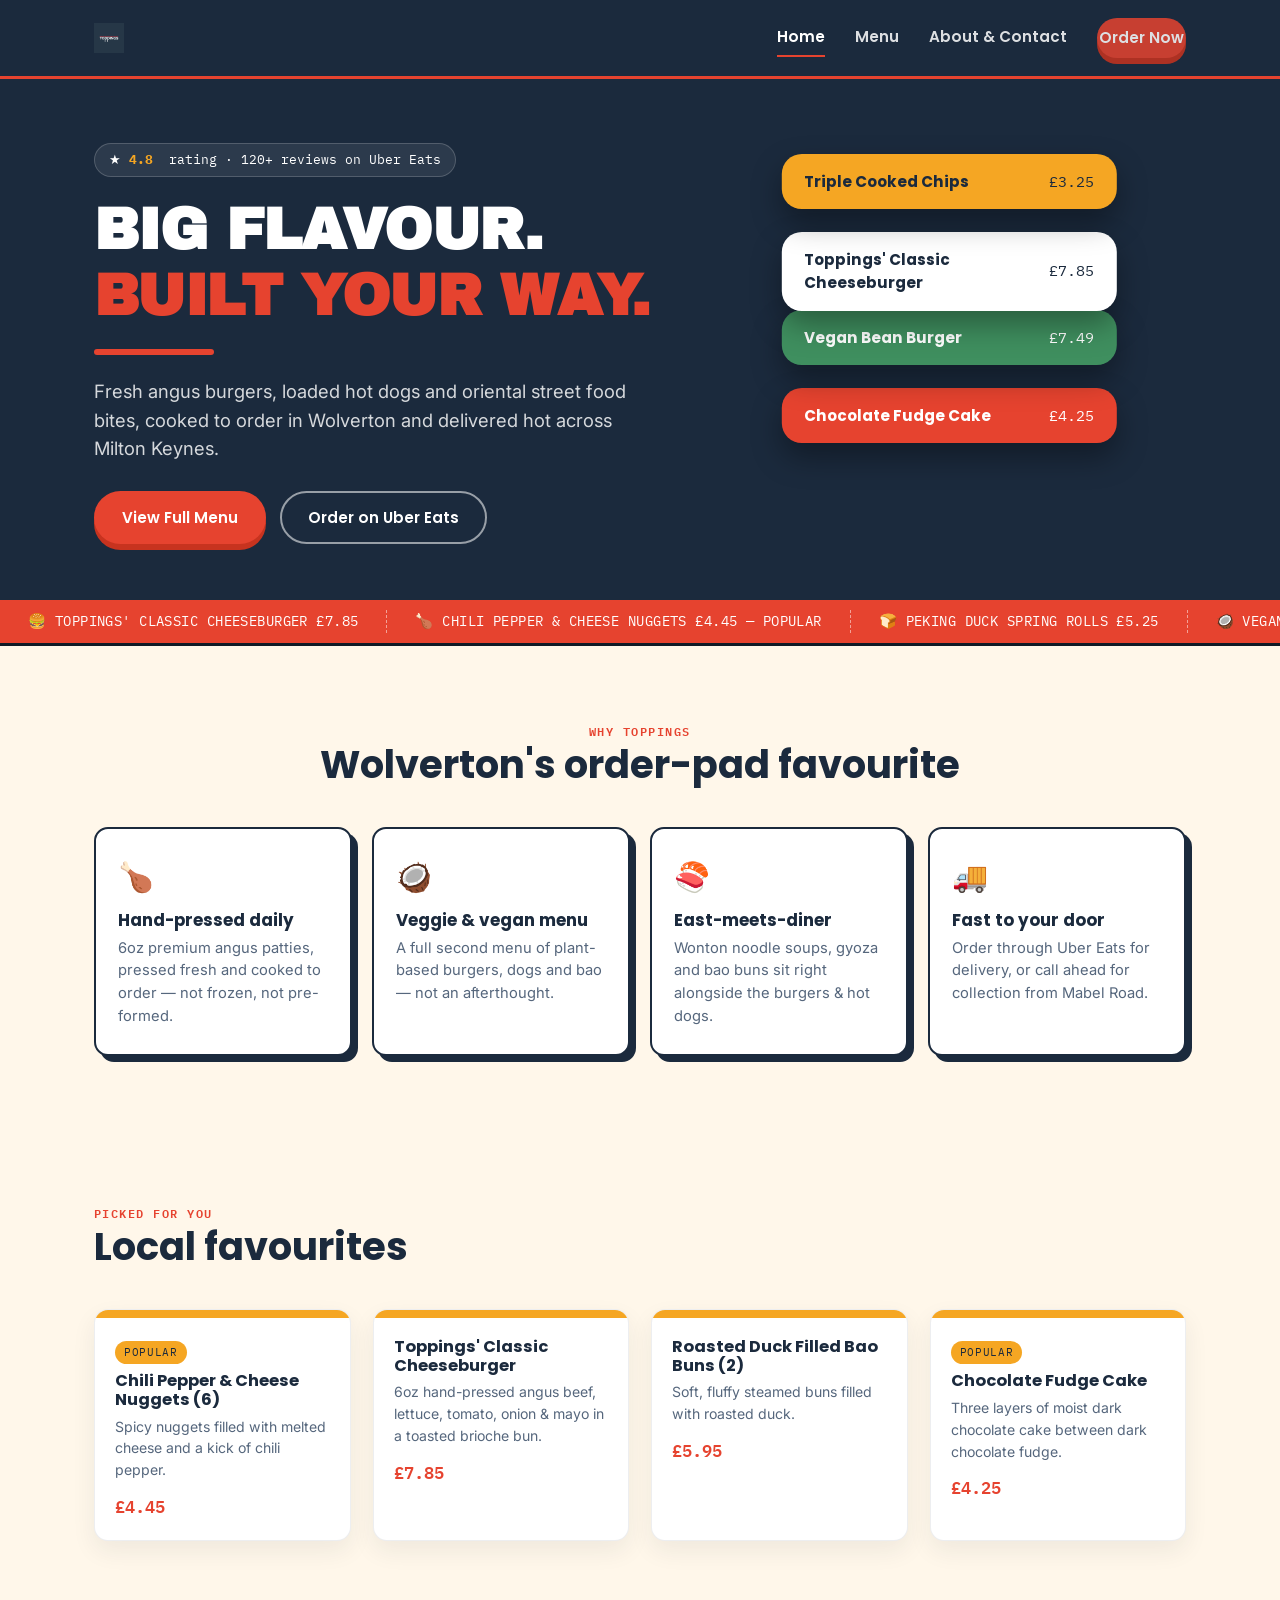
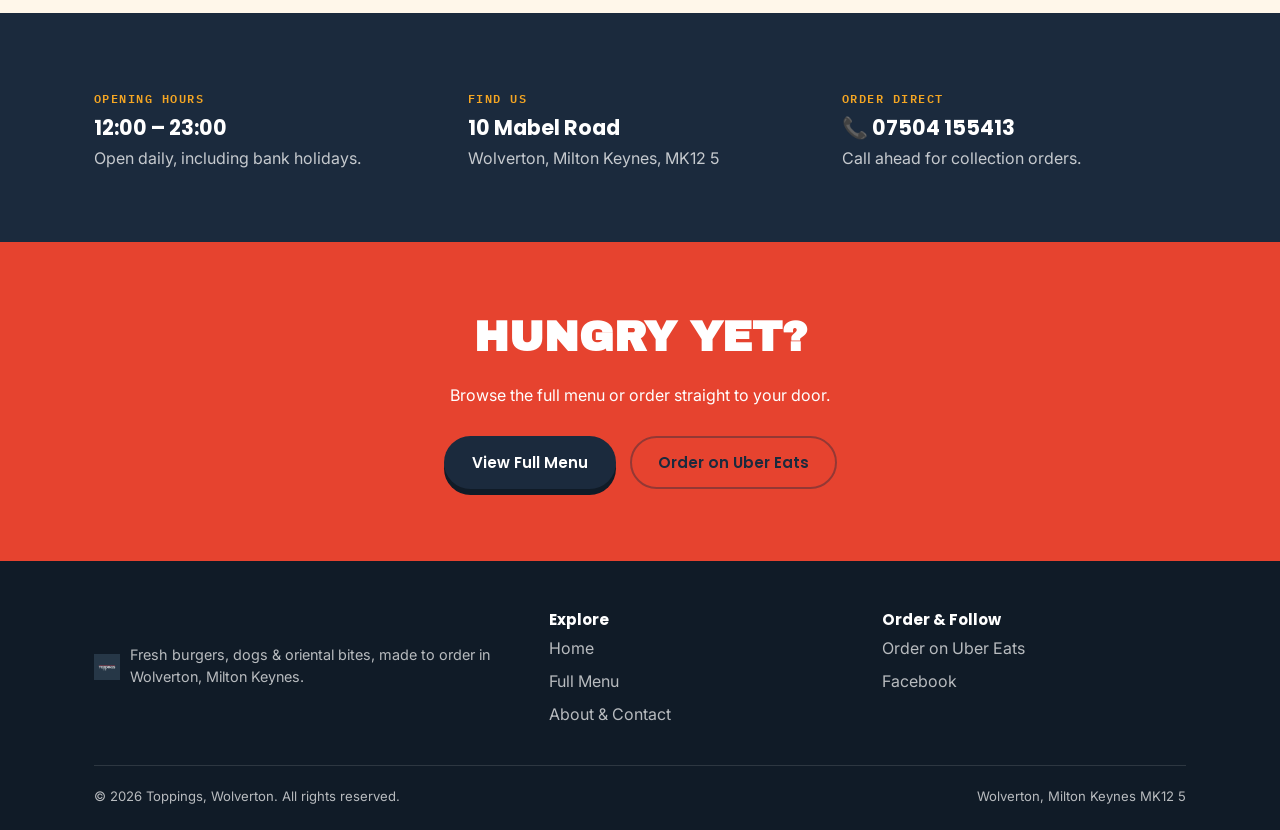
<file: index.html>
<!DOCTYPE html>
<html lang="en">
<head>
<meta charset="UTF-8">
<meta name="viewport" content="width=device-width, initial-scale=1.0">
<title>Toppings | Burgers, Dogs &amp; Oriental Bites — Wolverton, Milton Keynes</title>
<meta name="description" content="Toppings in Wolverton, Milton Keynes — fresh angus burgers, hot dogs, oriental street food and more. Order for delivery or collection, open daily 12:00–23:00.">
<link rel="preconnect" href="https://fonts.googleapis.com">
<link href="https://fonts.googleapis.com/css2?family=Archivo+Black&family=Poppins:wght@500;600;700&family=Inter:wght@400;500;600&family=IBM+Plex+Mono:wght@400;500;600&display=swap" rel="stylesheet">
<link rel="stylesheet" href="css/style.css">
</head>
<body>

<header class="site-header">
  <div class="wrap">
    <a href="index.html" class="brand"><img src="images/logo.png" alt="Toppings logo"></a>
    <button class="nav-toggle" aria-label="Toggle menu">&#9776;</button>
    <nav class="main-nav">
      <a href="index.html" class="active">Home</a>
      <a href="menu.html">Menu</a>
      <a href="about.html">About &amp; Contact</a>
      <a href="https://www.ubereats.com/gb/store/toppings/6XavSsfASP-Y0MAuJ526Nw" class="btn btn-primary" target="_blank" rel="noopener">Order Now</a>
    </nav>
  </div>
</header>

<section class="hero">
  <div class="wrap">
    <div class="hero-copy">
      <span class="hero-badge">&#9733; <strong>4.8</strong>&nbsp;rating &middot; 120+ reviews on Uber Eats</span>
      <h1>Big Flavour.<span>Built Your Way.</span></h1>
      <span class="hero-underline"></span>
      <p class="lead">Fresh angus burgers, loaded hot dogs and oriental street food bites, cooked to order in Wolverton and delivered hot across Milton Keynes.</p>
      <div class="hero-ctas">
        <a href="menu.html" class="btn btn-primary">View Full Menu</a>
        <a href="https://www.ubereats.com/gb/store/toppings/6XavSsfASP-Y0MAuJ526Nw" class="btn btn-outline" target="_blank" rel="noopener">Order on Uber Eats</a>
      </div>
    </div>
    <div class="hero-art">
      <div class="stack-card">
        <div class="stack-layer l1"><span>Triple Cooked Chips</span><span class="price">£3.25</span></div>
        <div class="stack-layer l2"><span>Toppings' Classic Cheeseburger</span><span class="price">£7.85</span></div>
        <div class="stack-layer l3"><span>Vegan Bean Burger</span><span class="price">£7.49</span></div>
        <div class="stack-layer l4"><span>Chocolate Fudge Cake</span><span class="price">£4.25</span></div>
      </div>
    </div>
  </div>
</section>

<div class="ticker" aria-hidden="true">
  <div class="ticker-track">
    <span>&#127828; TOPPINGS' CLASSIC CHEESEBURGER £7.85</span>
    <span>&#127831; CHILI PEPPER &amp; CHEESE NUGGETS £4.45 — POPULAR</span>
    <span>&#127838; PEKING DUCK SPRING ROLLS £5.25</span>
    <span>&#129381; VEGAN SPICY ORIENTAL BURGER £7.99</span>
    <span>&#127789; TRIPLE COOKED CHUNKY CHIPS £3.25</span>
    <span>&#127851; CHOCOLATE FUDGE CAKE £4.25 — POPULAR</span>
    <span>&#127828; TOPPINGS' CLASSIC CHEESEBURGER £7.85</span>
    <span>&#127831; CHILI PEPPER &amp; CHEESE NUGGETS £4.45 — POPULAR</span>
    <span>&#127838; PEKING DUCK SPRING ROLLS £5.25</span>
    <span>&#129381; VEGAN SPICY ORIENTAL BURGER £7.99</span>
    <span>&#127789; TRIPLE COOKED CHUNKY CHIPS £3.25</span>
    <span>&#127851; CHOCOLATE FUDGE CAKE £4.25 — POPULAR</span>
  </div>
</div>

<section class="features">
  <div class="wrap">
    <div class="section-head center">
      <span class="eyebrow">Why Toppings</span>
      <h2>Wolverton's order-pad favourite</h2>
    </div>
    <div class="feature-grid">
      <div class="feature-card">
        <span class="icon">&#127831;</span>
        <h3>Hand-pressed daily</h3>
        <p>6oz premium angus patties, pressed fresh and cooked to order — not frozen, not pre-formed.</p>
      </div>
      <div class="feature-card">
        <span class="icon">&#129381;</span>
        <h3>Veggie &amp; vegan menu</h3>
        <p>A full second menu of plant-based burgers, dogs and bao — not an afterthought.</p>
      </div>
      <div class="feature-card">
        <span class="icon">&#127843;</span>
        <h3>East-meets-diner</h3>
        <p>Wonton noodle soups, gyoza and bao buns sit right alongside the burgers &amp; hot dogs.</p>
      </div>
      <div class="feature-card">
        <span class="icon">&#128666;</span>
        <h3>Fast to your door</h3>
        <p>Order through Uber Eats for delivery, or call ahead for collection from Mabel Road.</p>
      </div>
    </div>
  </div>
</section>

<section class="picks">
  <div class="wrap">
    <div class="section-head">
      <span class="eyebrow">Picked For You</span>
      <h2>Local favourites</h2>
    </div>
    <div class="picks-grid">
      <div class="pick-card">
        <div class="pick-band"></div>
        <div class="pick-body">
          <span class="badge popular">Popular</span>
          <h3>Chili Pepper &amp; Cheese Nuggets (6)</h3>
          <p>Spicy nuggets filled with melted cheese and a kick of chili pepper.</p>
          <span class="pick-price">£4.45</span>
        </div>
      </div>
      <div class="pick-card">
        <div class="pick-band"></div>
        <div class="pick-body">
          <h3>Toppings' Classic Cheeseburger</h3>
          <p>6oz hand-pressed angus beef, lettuce, tomato, onion &amp; mayo in a toasted brioche bun.</p>
          <span class="pick-price">£7.85</span>
        </div>
      </div>
      <div class="pick-card">
        <div class="pick-band"></div>
        <div class="pick-body">
          <h3>Roasted Duck Filled Bao Buns (2)</h3>
          <p>Soft, fluffy steamed buns filled with roasted duck.</p>
          <span class="pick-price">£5.95</span>
        </div>
      </div>
      <div class="pick-card">
        <div class="pick-band"></div>
        <div class="pick-body">
          <span class="badge popular">Popular</span>
          <h3>Chocolate Fudge Cake</h3>
          <p>Three layers of moist dark chocolate cake between dark chocolate fudge.</p>
          <span class="pick-price">£4.25</span>
        </div>
      </div>
    </div>
  </div>
</section>

<section class="info-strip">
  <div class="wrap">
    <div class="info-grid">
      <div class="info-item">
        <span class="eyebrow">Opening Hours</span>
        <h3>12:00 – 23:00</h3>
        <p>Open daily, including bank holidays.</p>
      </div>
      <div class="info-item">
        <span class="eyebrow">Find Us</span>
        <h3>10 Mabel Road</h3>
        <p>Wolverton, Milton Keynes, MK12 5</p>
      </div>
      <div class="info-item">
        <span class="eyebrow">Order Direct</span>
        <h3>&#128222; 07504 155413</h3>
        <p>Call ahead for collection orders.</p>
      </div>
    </div>
  </div>
</section>

<section class="cta-band">
  <div class="wrap">
    <h2>Hungry Yet?</h2>
    <p>Browse the full menu or order straight to your door.</p>
    <div class="hero-ctas" style="justify-content:center;">
      <a href="menu.html" class="btn btn-dark">View Full Menu</a>
      <a href="https://www.ubereats.com/gb/store/toppings/6XavSsfASP-Y0MAuJ526Nw" class="btn btn-outline" style="border-color:rgba(27,42,61,.4); color:var(--navy);" target="_blank" rel="noopener">Order on Uber Eats</a>
    </div>
  </div>
</section>

<footer class="site-footer">
  <div class="wrap">
    <div class="footer-grid">
      <div class="brand">
        <img src="images/logo.png" alt="Toppings logo">
        <p>Fresh burgers, dogs &amp; oriental bites, made to order in Wolverton, Milton Keynes.</p>
      </div>
      <div>
        <h4>Explore</h4>
        <ul class="footer-links">
          <li><a href="index.html">Home</a></li>
          <li><a href="menu.html">Full Menu</a></li>
          <li><a href="about.html">About &amp; Contact</a></li>
        </ul>
      </div>
      <div>
        <h4>Order &amp; Follow</h4>
        <ul class="footer-links">
          <li><a href="https://www.ubereats.com/gb/store/toppings/6XavSsfASP-Y0MAuJ526Nw" target="_blank" rel="noopener">Order on Uber Eats</a></li>
          <li><a href="https://www.facebook.com/ToppingsUK/" target="_blank" rel="noopener">Facebook</a></li>
        </ul>
      </div>
    </div>
    <div class="footer-bottom">
      <span>&copy; <span id="year"></span> Toppings, Wolverton. All rights reserved.</span>
      <span>Wolverton, Milton Keynes MK12 5</span>
    </div>
  </div>
</footer>

<script src="js/script.js"></script>
<script>document.getElementById('year').textContent = new Date().getFullYear();</script>
</body>
</html>
</file>
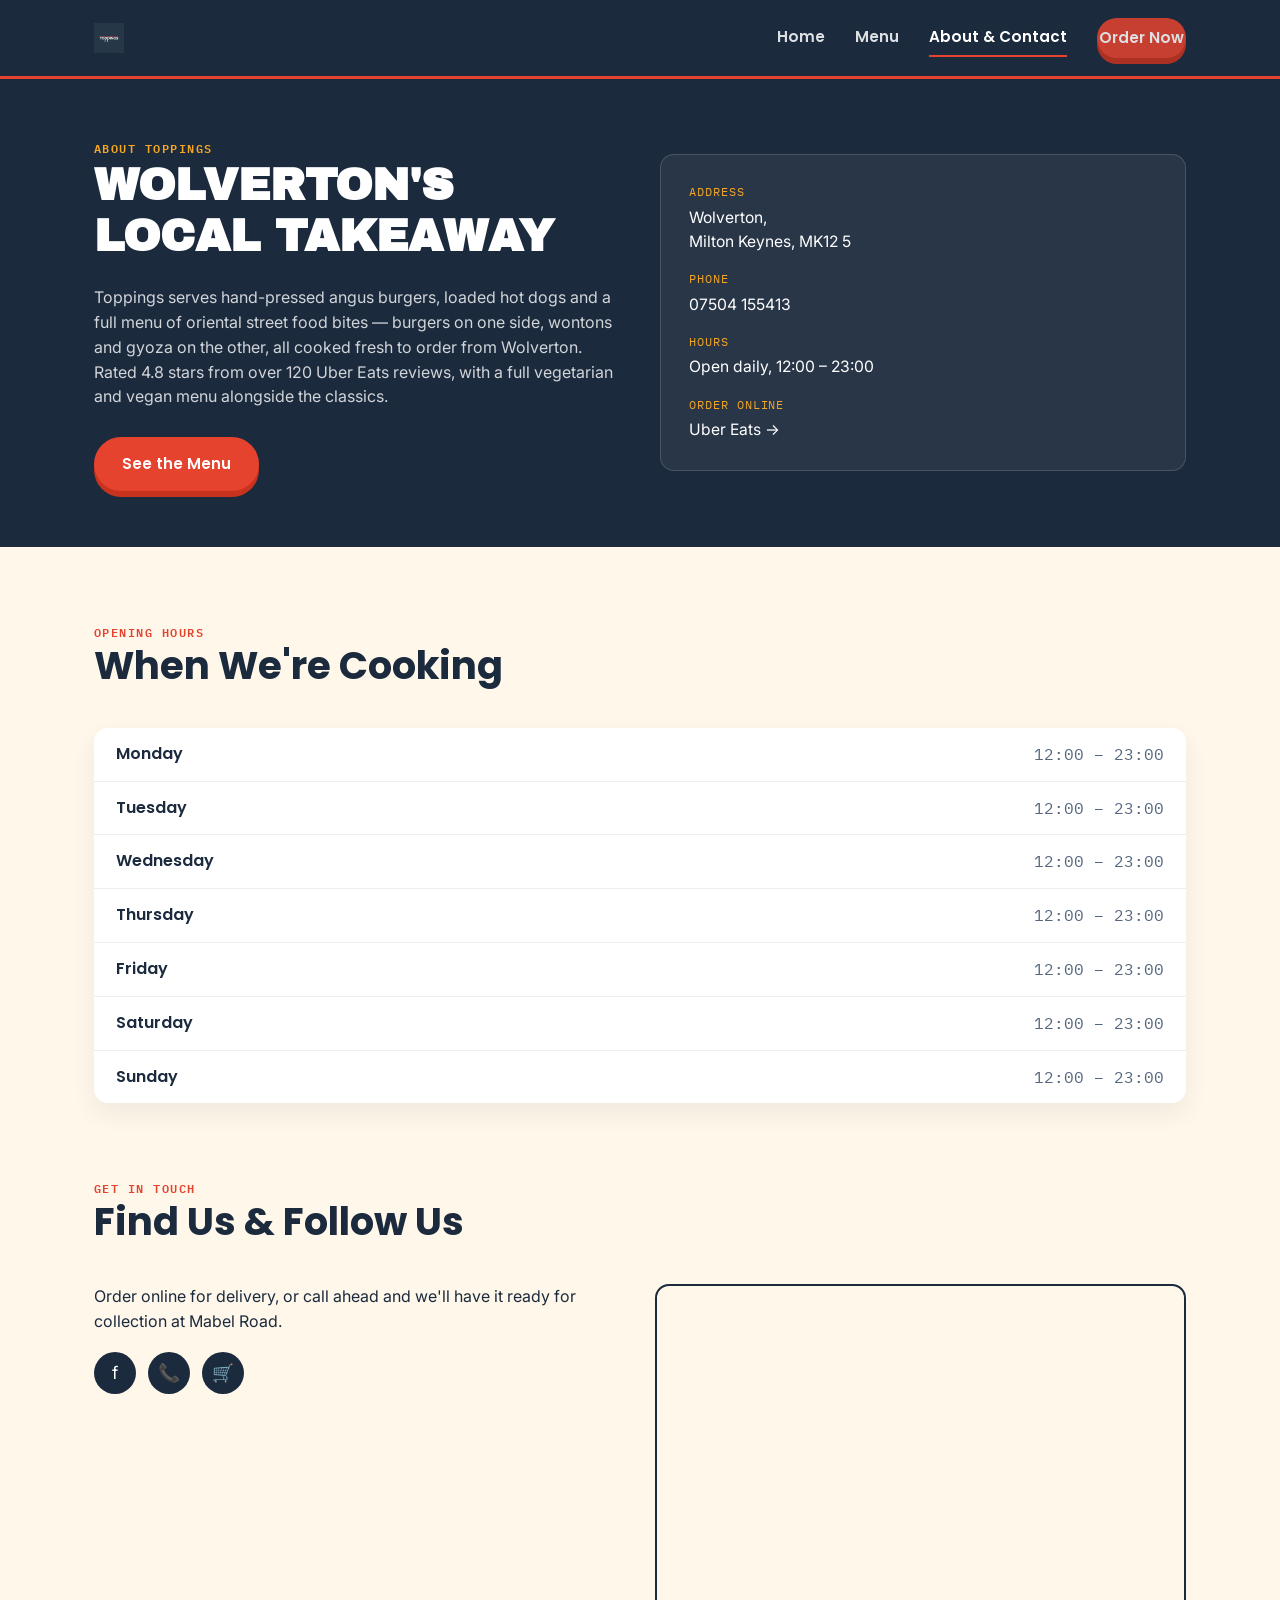
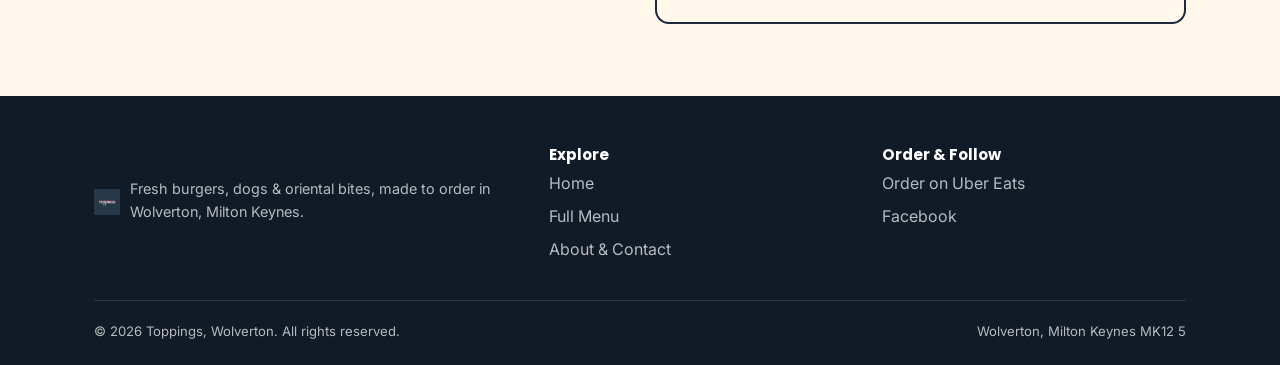
<file: about.html>
<!DOCTYPE html>
<html lang="en">
<head>
<meta charset="UTF-8">
<meta name="viewport" content="width=device-width, initial-scale=1.0">
<title>About &amp; Contact | Toppings — Wolverton, Milton Keynes</title>
<meta name="description" content="Visit Toppings at Wolverton, Milton Keynes. Open daily 12:00–23:00. Call 07504 155413 or order online for delivery.">
<link rel="preconnect" href="https://fonts.googleapis.com">
<link href="https://fonts.googleapis.com/css2?family=Archivo+Black&family=Poppins:wght@500;600;700&family=Inter:wght@400;500;600&family=IBM+Plex+Mono:wght@400;500;600&display=swap" rel="stylesheet">
<link rel="stylesheet" href="css/style.css">
</head>
<body>

<header class="site-header">
  <div class="wrap">
    <a href="index.html" class="brand"><img src="images/logo.png" alt="Toppings logo"></a>
    <button class="nav-toggle" aria-label="Toggle menu">&#9776;</button>
    <nav class="main-nav">
      <a href="index.html">Home</a>
      <a href="menu.html">Menu</a>
      <a href="about.html" class="active">About &amp; Contact</a>
      <a href="https://www.ubereats.com/gb/store/toppings/6XavSsfASP-Y0MAuJ526Nw" class="btn btn-primary" target="_blank" rel="noopener">Order Now</a>
    </nav>
  </div>
</header>

<section class="about-hero">
  <div class="wrap">
    <div>
      <span class="eyebrow" style="color:var(--mustard);">About Toppings</span>
      <h1>Wolverton's Local Takeaway</h1>
      <p>Toppings serves hand-pressed angus burgers, loaded hot dogs and a full menu of oriental street food bites — burgers on one side, wontons and gyoza on the other, all cooked fresh to order from Wolverton. Rated 4.8 stars from over 120 Uber Eats reviews, with a full vegetarian and vegan menu alongside the classics.</p>
      <div class="hero-ctas">
        <a href="menu.html" class="btn btn-primary">See the Menu</a>
      </div>
    </div>
    <div class="about-card">
      <dl>
        <dt>Address</dt>
        <dd>Wolverton,<br>Milton Keynes, MK12 5</dd>
        <dt>Phone</dt>
        <dd><a href="tel:+447504155413">07504 155413</a></dd>
        <dt>Hours</dt>
        <dd>Open daily, 12:00 – 23:00</dd>
        <dt>Order Online</dt>
        <dd><a href="https://www.ubereats.com/gb/store/toppings/6XavSsfASP-Y0MAuJ526Nw" target="_blank" rel="noopener">Uber Eats &rarr;</a></dd>
      </dl>
    </div>
  </div>
</section>

<section>
  <div class="wrap">
    <div class="section-head">
      <span class="eyebrow">Opening Hours</span>
      <h2>When We're Cooking</h2>
    </div>
    <table class="hours-table">
      <tr><td>Monday</td><td>12:00 – 23:00</td></tr>
      <tr><td>Tuesday</td><td>12:00 – 23:00</td></tr>
      <tr><td>Wednesday</td><td>12:00 – 23:00</td></tr>
      <tr><td>Thursday</td><td>12:00 – 23:00</td></tr>
      <tr><td>Friday</td><td>12:00 – 23:00</td></tr>
      <tr><td>Saturday</td><td>12:00 – 23:00</td></tr>
      <tr><td>Sunday</td><td>12:00 – 23:00</td></tr>
    </table>
  </div>
</section>

<section style="padding-top:0;">
  <div class="wrap">
    <div class="section-head">
      <span class="eyebrow">Get In Touch</span>
      <h2>Find Us &amp; Follow Us</h2>
    </div>
    <div class="contact-grid">
      <div>
        <p>Order online for delivery, or call ahead and we'll have it ready for collection at Mabel Road.</p>
        <div class="social-row">
          <a href="https://www.facebook.com/ToppingsUK/" target="_blank" rel="noopener" aria-label="Facebook">f</a>
          <a href="tel:+447504155413" aria-label="Call Toppings">&#128222;</a>
          <a href="https://www.ubereats.com/gb/store/toppings/6XavSsfASP-Y0MAuJ526Nw" target="_blank" rel="noopener" aria-label="Order on Uber Eats">&#128722;</a>
        </div>
      </div>
      <div class="map-embed">
        <iframe src="https://www.google.com/maps?q=10+Mabel+Road,+Wolverton,+Milton+Keynes,+MK12&output=embed" loading="lazy" title="Map to Toppings, 10 Mabel Road, Wolverton"></iframe>
      </div>
    </div>
  </div>
</section>

<footer class="site-footer">
  <div class="wrap">
    <div class="footer-grid">
      <div class="brand">
        <img src="images/logo.png" alt="Toppings logo">
        <p>Fresh burgers, dogs &amp; oriental bites, made to order in Wolverton, Milton Keynes.</p>
      </div>
      <div>
        <h4>Explore</h4>
        <ul class="footer-links">
          <li><a href="index.html">Home</a></li>
          <li><a href="menu.html">Full Menu</a></li>
          <li><a href="about.html">About &amp; Contact</a></li>
        </ul>
      </div>
      <div>
        <h4>Order &amp; Follow</h4>
        <ul class="footer-links">
          <li><a href="https://www.ubereats.com/gb/store/toppings/6XavSsfASP-Y0MAuJ526Nw" target="_blank" rel="noopener">Order on Uber Eats</a></li>
          <li><a href="https://www.facebook.com/ToppingsUK/" target="_blank" rel="noopener">Facebook</a></li>
        </ul>
      </div>
    </div>
    <div class="footer-bottom">
      <span>&copy; <span id="year"></span> Toppings, Wolverton. All rights reserved.</span>
      <span>Wolverton, Milton Keynes MK12 5</span>
    </div>
  </div>
</footer>

<script src="js/script.js"></script>
<script>document.getElementById('year').textContent = new Date().getFullYear();</script>
</body>
</html>
</file>
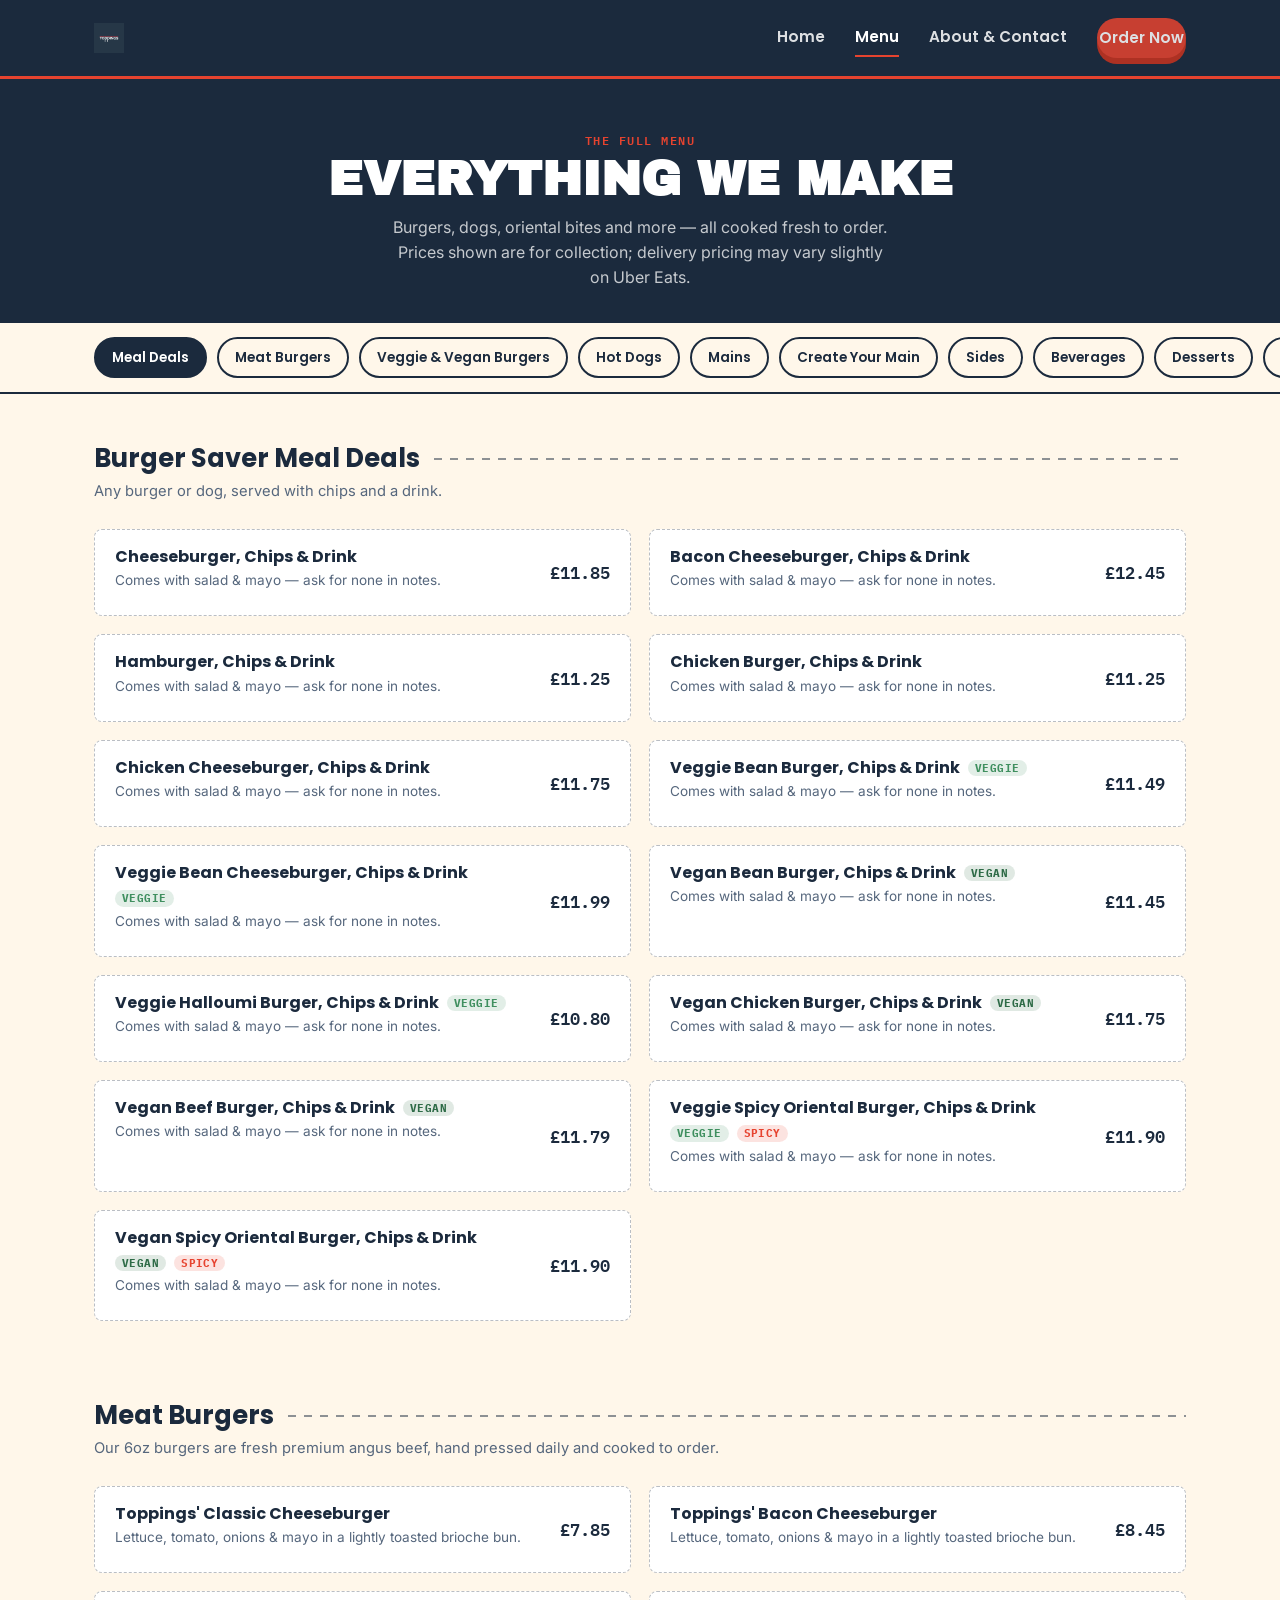
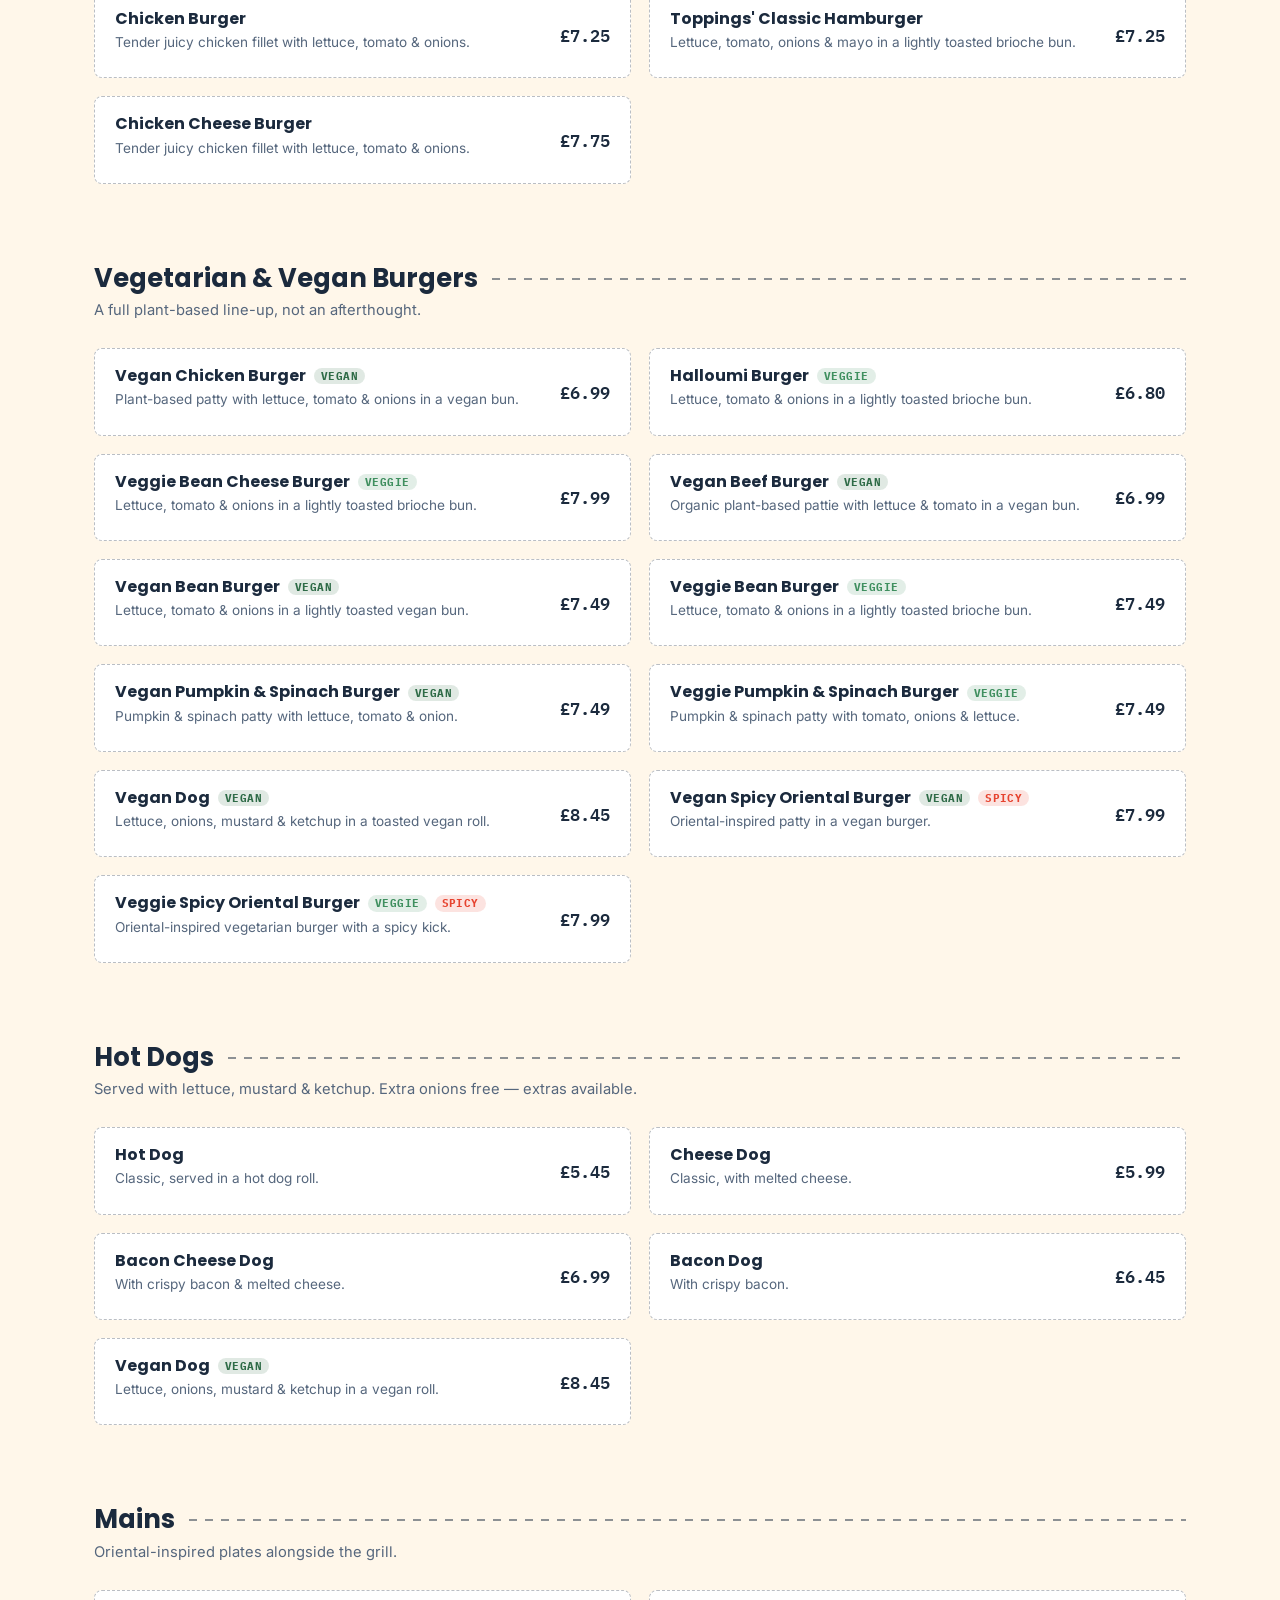
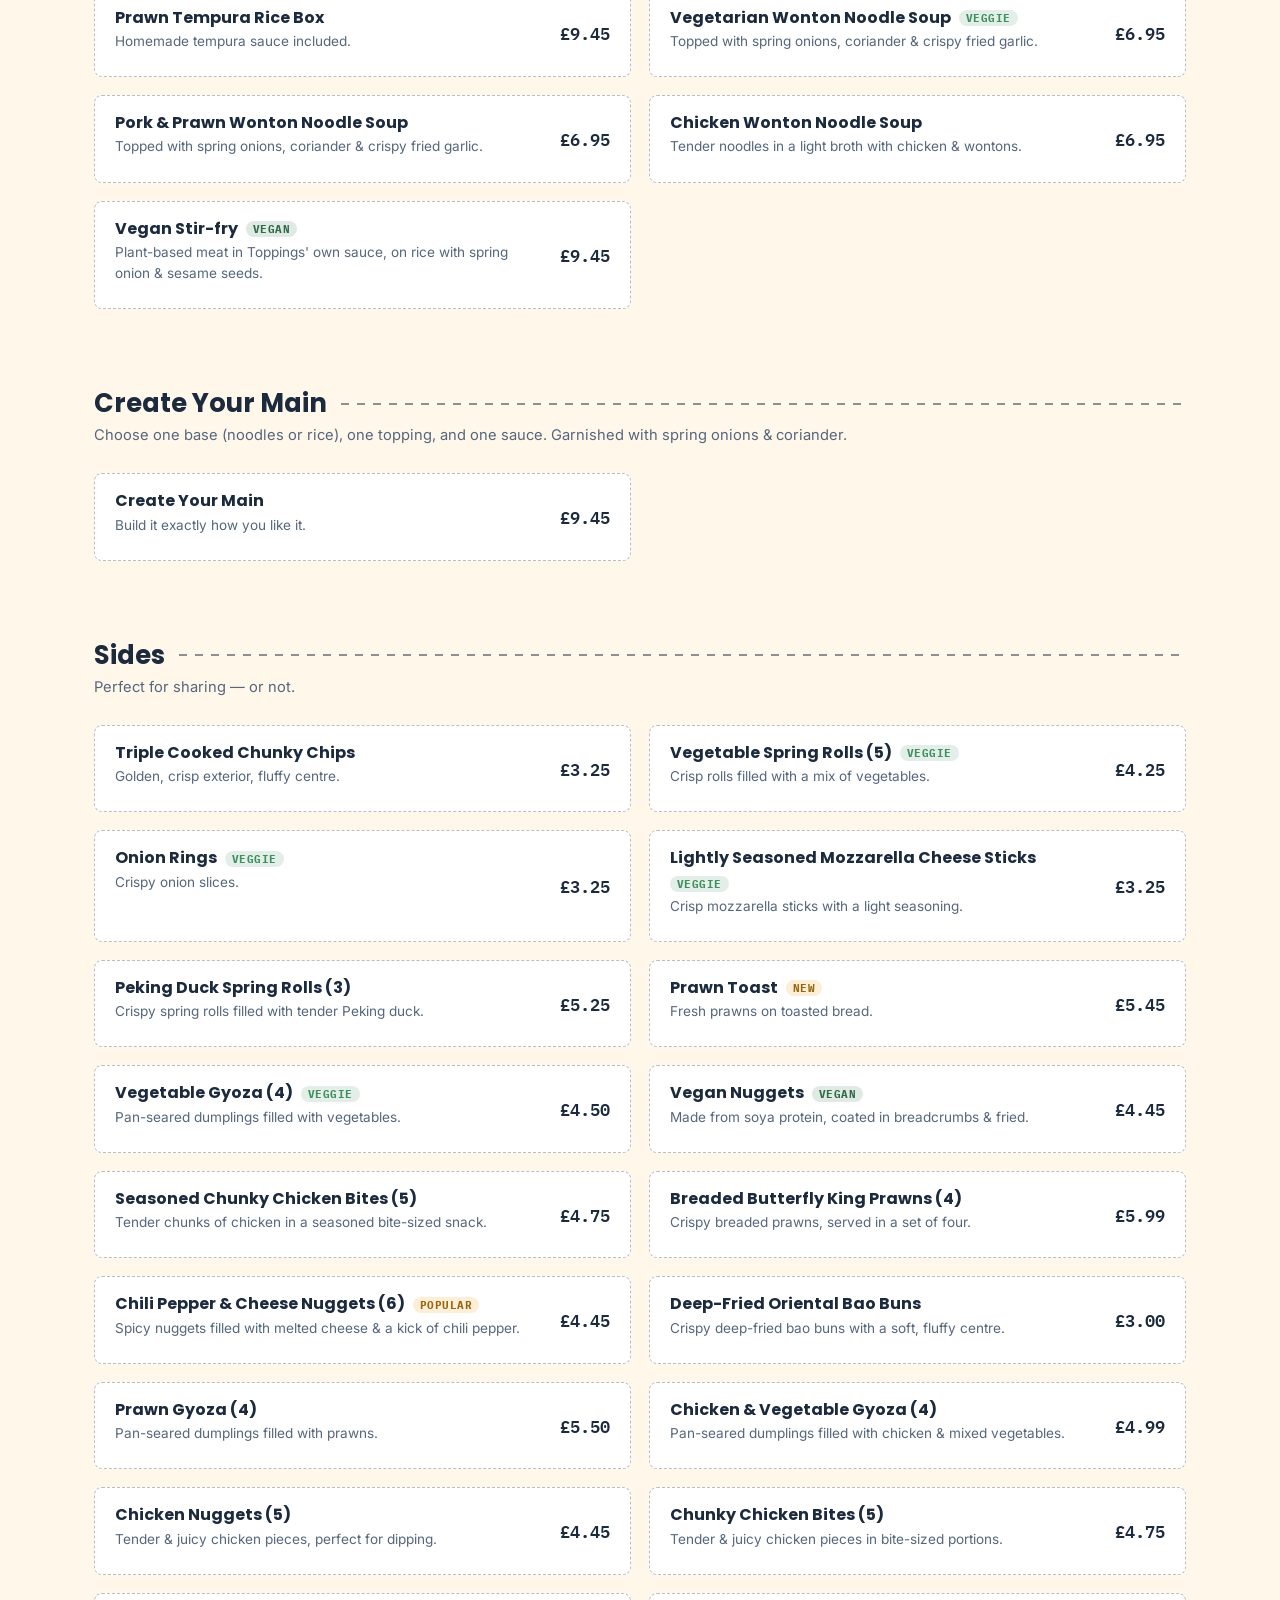
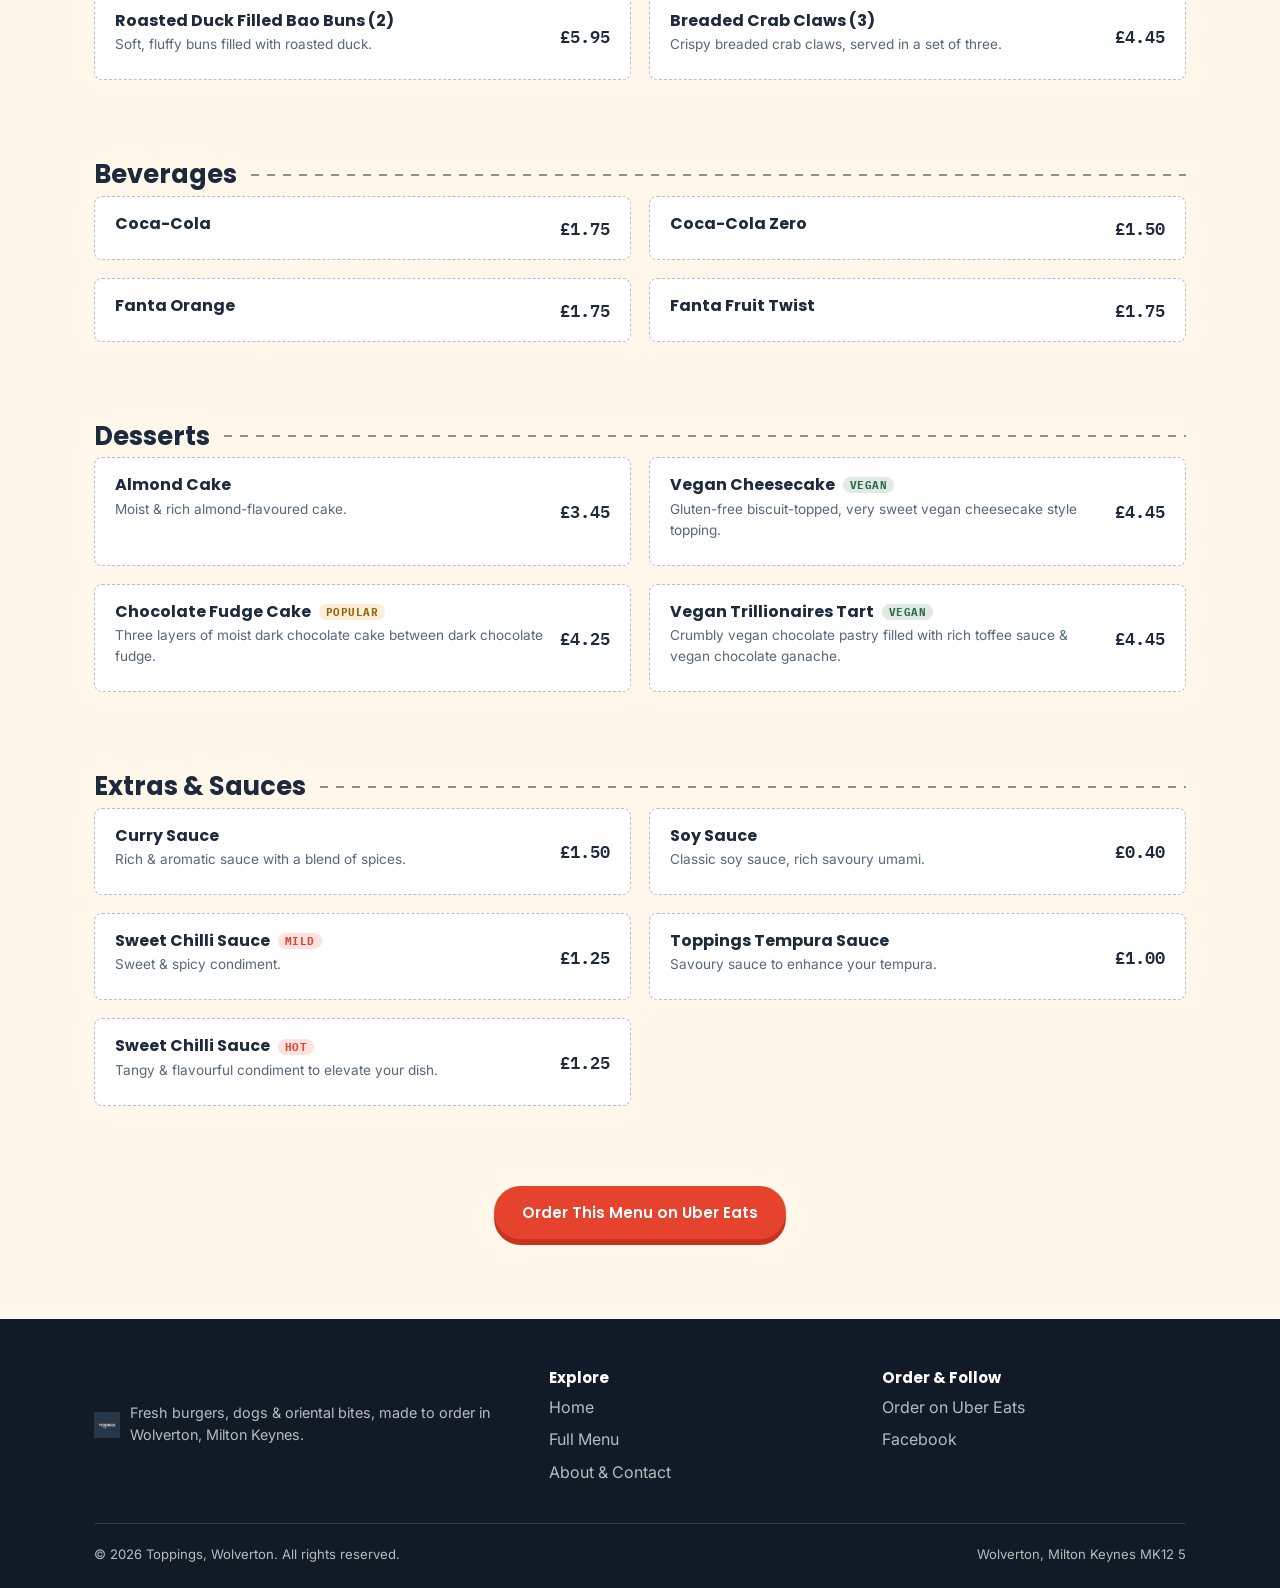
<file: menu.html>
<!DOCTYPE html>
<html lang="en">
<head>
<meta charset="UTF-8">
<meta name="viewport" content="width=device-width, initial-scale=1.0">
<title>Full Menu | Toppings — Wolverton, Milton Keynes</title>
<meta name="description" content="Browse the full Toppings menu: burgers, hot dogs, oriental mains, sides, beverages and desserts. Vegetarian and vegan options throughout.">
<link rel="preconnect" href="https://fonts.googleapis.com">
<link href="https://fonts.googleapis.com/css2?family=Archivo+Black&family=Poppins:wght@500;600;700&family=Inter:wght@400;500;600&family=IBM+Plex+Mono:wght@400;500;600&display=swap" rel="stylesheet">
<link rel="stylesheet" href="css/style.css">
</head>
<body>

<header class="site-header">
  <div class="wrap">
    <a href="index.html" class="brand"><img src="images/logo.png" alt="Toppings logo"></a>
    <button class="nav-toggle" aria-label="Toggle menu">&#9776;</button>
    <nav class="main-nav">
      <a href="index.html">Home</a>
      <a href="menu.html" class="active">Menu</a>
      <a href="about.html">About &amp; Contact</a>
      <a href="https://www.ubereats.com/gb/store/toppings/6XavSsfASP-Y0MAuJ526Nw" class="btn btn-primary" target="_blank" rel="noopener">Order Now</a>
    </nav>
  </div>
</header>

<section class="menu-hero">
  <div class="wrap">
    <span class="eyebrow">The Full Menu</span>
    <h1>Everything We Make</h1>
    <p>Burgers, dogs, oriental bites and more — all cooked fresh to order. Prices shown are for collection; delivery pricing may vary slightly on Uber Eats.</p>
  </div>
</section>

<nav class="category-nav">
  <div class="wrap">
    <a href="#deals">Meal Deals</a>
    <a href="#meat-burgers">Meat Burgers</a>
    <a href="#veggie-burgers">Veggie &amp; Vegan Burgers</a>
    <a href="#hot-dogs">Hot Dogs</a>
    <a href="#mains">Mains</a>
    <a href="#create-your-main">Create Your Main</a>
    <a href="#sides">Sides</a>
    <a href="#beverages">Beverages</a>
    <a href="#desserts">Desserts</a>
    <a href="#extras">Extras &amp; Sauces</a>
  </div>
</nav>

<div class="wrap">

  <div id="deals" class="menu-section">
    <h2>Burger Saver Meal Deals</h2>
    <p class="cat-note">Any burger or dog, served with chips and a drink.</p>
    <div class="menu-grid">
      <div class="ticket"><div class="ticket-main"><h3>Cheeseburger, Chips &amp; Drink</h3><p>Comes with salad &amp; mayo — ask for none in notes.</p></div><span class="price">£11.85</span></div>
      <div class="ticket"><div class="ticket-main"><h3>Bacon Cheeseburger, Chips &amp; Drink</h3><p>Comes with salad &amp; mayo — ask for none in notes.</p></div><span class="price">£12.45</span></div>
      <div class="ticket"><div class="ticket-main"><h3>Hamburger, Chips &amp; Drink</h3><p>Comes with salad &amp; mayo — ask for none in notes.</p></div><span class="price">£11.25</span></div>
      <div class="ticket"><div class="ticket-main"><h3>Chicken Burger, Chips &amp; Drink</h3><p>Comes with salad &amp; mayo — ask for none in notes.</p></div><span class="price">£11.25</span></div>
      <div class="ticket"><div class="ticket-main"><h3>Chicken Cheeseburger, Chips &amp; Drink</h3><p>Comes with salad &amp; mayo — ask for none in notes.</p></div><span class="price">£11.75</span></div>
      <div class="ticket"><div class="ticket-main"><h3>Veggie Bean Burger, Chips &amp; Drink <span class="tag v">Veggie</span></h3><p>Comes with salad &amp; mayo — ask for none in notes.</p></div><span class="price">£11.49</span></div>
      <div class="ticket"><div class="ticket-main"><h3>Veggie Bean Cheeseburger, Chips &amp; Drink <span class="tag v">Veggie</span></h3><p>Comes with salad &amp; mayo — ask for none in notes.</p></div><span class="price">£11.99</span></div>
      <div class="ticket"><div class="ticket-main"><h3>Vegan Bean Burger, Chips &amp; Drink <span class="tag vg">Vegan</span></h3><p>Comes with salad &amp; mayo — ask for none in notes.</p></div><span class="price">£11.45</span></div>
      <div class="ticket"><div class="ticket-main"><h3>Veggie Halloumi Burger, Chips &amp; Drink <span class="tag v">Veggie</span></h3><p>Comes with salad &amp; mayo — ask for none in notes.</p></div><span class="price">£10.80</span></div>
      <div class="ticket"><div class="ticket-main"><h3>Vegan Chicken Burger, Chips &amp; Drink <span class="tag vg">Vegan</span></h3><p>Comes with salad &amp; mayo — ask for none in notes.</p></div><span class="price">£11.75</span></div>
      <div class="ticket"><div class="ticket-main"><h3>Vegan Beef Burger, Chips &amp; Drink <span class="tag vg">Vegan</span></h3><p>Comes with salad &amp; mayo — ask for none in notes.</p></div><span class="price">£11.79</span></div>
      <div class="ticket"><div class="ticket-main"><h3>Veggie Spicy Oriental Burger, Chips &amp; Drink <span class="tag v">Veggie</span> <span class="tag hot">Spicy</span></h3><p>Comes with salad &amp; mayo — ask for none in notes.</p></div><span class="price">£11.90</span></div>
      <div class="ticket"><div class="ticket-main"><h3>Vegan Spicy Oriental Burger, Chips &amp; Drink <span class="tag vg">Vegan</span> <span class="tag hot">Spicy</span></h3><p>Comes with salad &amp; mayo — ask for none in notes.</p></div><span class="price">£11.90</span></div>
    </div>
  </div>

  <div id="meat-burgers" class="menu-section">
    <h2>Meat Burgers</h2>
    <p class="cat-note">Our 6oz burgers are fresh premium angus beef, hand pressed daily and cooked to order.</p>
    <div class="menu-grid">
      <div class="ticket"><div class="ticket-main"><h3>Toppings' Classic Cheeseburger</h3><p>Lettuce, tomato, onions &amp; mayo in a lightly toasted brioche bun.</p></div><span class="price">£7.85</span></div>
      <div class="ticket"><div class="ticket-main"><h3>Toppings' Bacon Cheeseburger</h3><p>Lettuce, tomato, onions &amp; mayo in a lightly toasted brioche bun.</p></div><span class="price">£8.45</span></div>
      <div class="ticket"><div class="ticket-main"><h3>Chicken Burger</h3><p>Tender juicy chicken fillet with lettuce, tomato &amp; onions.</p></div><span class="price">£7.25</span></div>
      <div class="ticket"><div class="ticket-main"><h3>Toppings' Classic Hamburger</h3><p>Lettuce, tomato, onions &amp; mayo in a lightly toasted brioche bun.</p></div><span class="price">£7.25</span></div>
      <div class="ticket"><div class="ticket-main"><h3>Chicken Cheese Burger</h3><p>Tender juicy chicken fillet with lettuce, tomato &amp; onions.</p></div><span class="price">£7.75</span></div>
    </div>
  </div>

  <div id="veggie-burgers" class="menu-section">
    <h2>Vegetarian &amp; Vegan Burgers</h2>
    <p class="cat-note">A full plant-based line-up, not an afterthought.</p>
    <div class="menu-grid">
      <div class="ticket"><div class="ticket-main"><h3>Vegan Chicken Burger <span class="tag vg">Vegan</span></h3><p>Plant-based patty with lettuce, tomato &amp; onions in a vegan bun.</p></div><span class="price">£6.99</span></div>
      <div class="ticket"><div class="ticket-main"><h3>Halloumi Burger <span class="tag v">Veggie</span></h3><p>Lettuce, tomato &amp; onions in a lightly toasted brioche bun.</p></div><span class="price">£6.80</span></div>
      <div class="ticket"><div class="ticket-main"><h3>Veggie Bean Cheese Burger <span class="tag v">Veggie</span></h3><p>Lettuce, tomato &amp; onions in a lightly toasted brioche bun.</p></div><span class="price">£7.99</span></div>
      <div class="ticket"><div class="ticket-main"><h3>Vegan Beef Burger <span class="tag vg">Vegan</span></h3><p>Organic plant-based pattie with lettuce &amp; tomato in a vegan bun.</p></div><span class="price">£6.99</span></div>
      <div class="ticket"><div class="ticket-main"><h3>Vegan Bean Burger <span class="tag vg">Vegan</span></h3><p>Lettuce, tomato &amp; onions in a lightly toasted vegan bun.</p></div><span class="price">£7.49</span></div>
      <div class="ticket"><div class="ticket-main"><h3>Veggie Bean Burger <span class="tag v">Veggie</span></h3><p>Lettuce, tomato &amp; onions in a lightly toasted brioche bun.</p></div><span class="price">£7.49</span></div>
      <div class="ticket"><div class="ticket-main"><h3>Vegan Pumpkin &amp; Spinach Burger <span class="tag vg">Vegan</span></h3><p>Pumpkin &amp; spinach patty with lettuce, tomato &amp; onion.</p></div><span class="price">£7.49</span></div>
      <div class="ticket"><div class="ticket-main"><h3>Veggie Pumpkin &amp; Spinach Burger <span class="tag v">Veggie</span></h3><p>Pumpkin &amp; spinach patty with tomato, onions &amp; lettuce.</p></div><span class="price">£7.49</span></div>
      <div class="ticket"><div class="ticket-main"><h3>Vegan Dog <span class="tag vg">Vegan</span></h3><p>Lettuce, onions, mustard &amp; ketchup in a toasted vegan roll.</p></div><span class="price">£8.45</span></div>
      <div class="ticket"><div class="ticket-main"><h3>Vegan Spicy Oriental Burger <span class="tag vg">Vegan</span> <span class="tag hot">Spicy</span></h3><p>Oriental-inspired patty in a vegan burger.</p></div><span class="price">£7.99</span></div>
      <div class="ticket"><div class="ticket-main"><h3>Veggie Spicy Oriental Burger <span class="tag v">Veggie</span> <span class="tag hot">Spicy</span></h3><p>Oriental-inspired vegetarian burger with a spicy kick.</p></div><span class="price">£7.99</span></div>
    </div>
  </div>

  <div id="hot-dogs" class="menu-section">
    <h2>Hot Dogs</h2>
    <p class="cat-note">Served with lettuce, mustard &amp; ketchup. Extra onions free — extras available.</p>
    <div class="menu-grid">
      <div class="ticket"><div class="ticket-main"><h3>Hot Dog</h3><p>Classic, served in a hot dog roll.</p></div><span class="price">£5.45</span></div>
      <div class="ticket"><div class="ticket-main"><h3>Cheese Dog</h3><p>Classic, with melted cheese.</p></div><span class="price">£5.99</span></div>
      <div class="ticket"><div class="ticket-main"><h3>Bacon Cheese Dog</h3><p>With crispy bacon &amp; melted cheese.</p></div><span class="price">£6.99</span></div>
      <div class="ticket"><div class="ticket-main"><h3>Bacon Dog</h3><p>With crispy bacon.</p></div><span class="price">£6.45</span></div>
      <div class="ticket"><div class="ticket-main"><h3>Vegan Dog <span class="tag vg">Vegan</span></h3><p>Lettuce, onions, mustard &amp; ketchup in a vegan roll.</p></div><span class="price">£8.45</span></div>
    </div>
  </div>

  <div id="mains" class="menu-section">
    <h2>Mains</h2>
    <p class="cat-note">Oriental-inspired plates alongside the grill.</p>
    <div class="menu-grid">
      <div class="ticket"><div class="ticket-main"><h3>Prawn Tempura Rice Box</h3><p>Homemade tempura sauce included.</p></div><span class="price">£9.45</span></div>
      <div class="ticket"><div class="ticket-main"><h3>Vegetarian Wonton Noodle Soup <span class="tag v">Veggie</span></h3><p>Topped with spring onions, coriander &amp; crispy fried garlic.</p></div><span class="price">£6.95</span></div>
      <div class="ticket"><div class="ticket-main"><h3>Pork &amp; Prawn Wonton Noodle Soup</h3><p>Topped with spring onions, coriander &amp; crispy fried garlic.</p></div><span class="price">£6.95</span></div>
      <div class="ticket"><div class="ticket-main"><h3>Chicken Wonton Noodle Soup</h3><p>Tender noodles in a light broth with chicken &amp; wontons.</p></div><span class="price">£6.95</span></div>
      <div class="ticket"><div class="ticket-main"><h3>Vegan Stir-fry <span class="tag vg">Vegan</span></h3><p>Plant-based meat in Toppings' own sauce, on rice with spring onion &amp; sesame seeds.</p></div><span class="price">£9.45</span></div>
    </div>
  </div>

  <div id="create-your-main" class="menu-section">
    <h2>Create Your Main</h2>
    <p class="cat-note">Choose one base (noodles or rice), one topping, and one sauce. Garnished with spring onions &amp; coriander.</p>
    <div class="menu-grid">
      <div class="ticket"><div class="ticket-main"><h3>Create Your Main</h3><p>Build it exactly how you like it.</p></div><span class="price">£9.45</span></div>
    </div>
  </div>

  <div id="sides" class="menu-section">
    <h2>Sides</h2>
    <p class="cat-note">Perfect for sharing — or not.</p>
    <div class="menu-grid">
      <div class="ticket"><div class="ticket-main"><h3>Triple Cooked Chunky Chips</h3><p>Golden, crisp exterior, fluffy centre.</p></div><span class="price">£3.25</span></div>
      <div class="ticket"><div class="ticket-main"><h3>Vegetable Spring Rolls (5) <span class="tag v">Veggie</span></h3><p>Crisp rolls filled with a mix of vegetables.</p></div><span class="price">£4.25</span></div>
      <div class="ticket"><div class="ticket-main"><h3>Onion Rings <span class="tag v">Veggie</span></h3><p>Crispy onion slices.</p></div><span class="price">£3.25</span></div>
      <div class="ticket"><div class="ticket-main"><h3>Lightly Seasoned Mozzarella Cheese Sticks <span class="tag v">Veggie</span></h3><p>Crisp mozzarella sticks with a light seasoning.</p></div><span class="price">£3.25</span></div>
      <div class="ticket"><div class="ticket-main"><h3>Peking Duck Spring Rolls (3)</h3><p>Crispy spring rolls filled with tender Peking duck.</p></div><span class="price">£5.25</span></div>
      <div class="ticket"><div class="ticket-main"><h3>Prawn Toast <span class="tag pop">New</span></h3><p>Fresh prawns on toasted bread.</p></div><span class="price">£5.45</span></div>
      <div class="ticket"><div class="ticket-main"><h3>Vegetable Gyoza (4) <span class="tag v">Veggie</span></h3><p>Pan-seared dumplings filled with vegetables.</p></div><span class="price">£4.50</span></div>
      <div class="ticket"><div class="ticket-main"><h3>Vegan Nuggets <span class="tag vg">Vegan</span></h3><p>Made from soya protein, coated in breadcrumbs &amp; fried.</p></div><span class="price">£4.45</span></div>
      <div class="ticket"><div class="ticket-main"><h3>Seasoned Chunky Chicken Bites (5)</h3><p>Tender chunks of chicken in a seasoned bite-sized snack.</p></div><span class="price">£4.75</span></div>
      <div class="ticket"><div class="ticket-main"><h3>Breaded Butterfly King Prawns (4)</h3><p>Crispy breaded prawns, served in a set of four.</p></div><span class="price">£5.99</span></div>
      <div class="ticket"><div class="ticket-main"><h3>Chili Pepper &amp; Cheese Nuggets (6) <span class="tag pop">Popular</span></h3><p>Spicy nuggets filled with melted cheese &amp; a kick of chili pepper.</p></div><span class="price">£4.45</span></div>
      <div class="ticket"><div class="ticket-main"><h3>Deep-Fried Oriental Bao Buns</h3><p>Crispy deep-fried bao buns with a soft, fluffy centre.</p></div><span class="price">£3.00</span></div>
      <div class="ticket"><div class="ticket-main"><h3>Prawn Gyoza (4)</h3><p>Pan-seared dumplings filled with prawns.</p></div><span class="price">£5.50</span></div>
      <div class="ticket"><div class="ticket-main"><h3>Chicken &amp; Vegetable Gyoza (4)</h3><p>Pan-seared dumplings filled with chicken &amp; mixed vegetables.</p></div><span class="price">£4.99</span></div>
      <div class="ticket"><div class="ticket-main"><h3>Chicken Nuggets (5)</h3><p>Tender &amp; juicy chicken pieces, perfect for dipping.</p></div><span class="price">£4.45</span></div>
      <div class="ticket"><div class="ticket-main"><h3>Chunky Chicken Bites (5)</h3><p>Tender &amp; juicy chicken pieces in bite-sized portions.</p></div><span class="price">£4.75</span></div>
      <div class="ticket"><div class="ticket-main"><h3>Roasted Duck Filled Bao Buns (2)</h3><p>Soft, fluffy buns filled with roasted duck.</p></div><span class="price">£5.95</span></div>
      <div class="ticket"><div class="ticket-main"><h3>Breaded Crab Claws (3)</h3><p>Crispy breaded crab claws, served in a set of three.</p></div><span class="price">£4.45</span></div>
    </div>
  </div>

  <div id="beverages" class="menu-section">
    <h2>Beverages</h2>
    <div class="menu-grid">
      <div class="ticket"><div class="ticket-main"><h3>Coca-Cola</h3></div><span class="price">£1.75</span></div>
      <div class="ticket"><div class="ticket-main"><h3>Coca-Cola Zero</h3></div><span class="price">£1.50</span></div>
      <div class="ticket"><div class="ticket-main"><h3>Fanta Orange</h3></div><span class="price">£1.75</span></div>
      <div class="ticket"><div class="ticket-main"><h3>Fanta Fruit Twist</h3></div><span class="price">£1.75</span></div>
    </div>
  </div>

  <div id="desserts" class="menu-section">
    <h2>Desserts</h2>
    <div class="menu-grid">
      <div class="ticket"><div class="ticket-main"><h3>Almond Cake</h3><p>Moist &amp; rich almond-flavoured cake.</p></div><span class="price">£3.45</span></div>
      <div class="ticket"><div class="ticket-main"><h3>Vegan Cheesecake <span class="tag vg">Vegan</span></h3><p>Gluten-free biscuit-topped, very sweet vegan cheesecake style topping.</p></div><span class="price">£4.45</span></div>
      <div class="ticket"><div class="ticket-main"><h3>Chocolate Fudge Cake <span class="tag pop">Popular</span></h3><p>Three layers of moist dark chocolate cake between dark chocolate fudge.</p></div><span class="price">£4.25</span></div>
      <div class="ticket"><div class="ticket-main"><h3>Vegan Trillionaires Tart <span class="tag vg">Vegan</span></h3><p>Crumbly vegan chocolate pastry filled with rich toffee sauce &amp; vegan chocolate ganache.</p></div><span class="price">£4.45</span></div>
    </div>
  </div>

  <div id="extras" class="menu-section">
    <h2>Extras &amp; Sauces</h2>
    <div class="menu-grid">
      <div class="ticket"><div class="ticket-main"><h3>Curry Sauce</h3><p>Rich &amp; aromatic sauce with a blend of spices.</p></div><span class="price">£1.50</span></div>
      <div class="ticket"><div class="ticket-main"><h3>Soy Sauce</h3><p>Classic soy sauce, rich savoury umami.</p></div><span class="price">£0.40</span></div>
      <div class="ticket"><div class="ticket-main"><h3>Sweet Chilli Sauce <span class="tag hot">Mild</span></h3><p>Sweet &amp; spicy condiment.</p></div><span class="price">£1.25</span></div>
      <div class="ticket"><div class="ticket-main"><h3>Toppings Tempura Sauce</h3><p>Savoury sauce to enhance your tempura.</p></div><span class="price">£1.00</span></div>
      <div class="ticket"><div class="ticket-main"><h3>Sweet Chilli Sauce <span class="tag hot">Hot</span></h3><p>Tangy &amp; flavourful condiment to elevate your dish.</p></div><span class="price">£1.25</span></div>
    </div>
  </div>

  <div class="menu-cta">
    <a href="https://www.ubereats.com/gb/store/toppings/6XavSsfASP-Y0MAuJ526Nw" class="btn btn-primary" target="_blank" rel="noopener">Order This Menu on Uber Eats</a>
  </div>
</div>

<footer class="site-footer">
  <div class="wrap">
    <div class="footer-grid">
      <div class="brand">
        <img src="images/logo.png" alt="Toppings logo">
        <p>Fresh burgers, dogs &amp; oriental bites, made to order in Wolverton, Milton Keynes.</p>
      </div>
      <div>
        <h4>Explore</h4>
        <ul class="footer-links">
          <li><a href="index.html">Home</a></li>
          <li><a href="menu.html">Full Menu</a></li>
          <li><a href="about.html">About &amp; Contact</a></li>
        </ul>
      </div>
      <div>
        <h4>Order &amp; Follow</h4>
        <ul class="footer-links">
          <li><a href="https://www.ubereats.com/gb/store/toppings/6XavSsfASP-Y0MAuJ526Nw" target="_blank" rel="noopener">Order on Uber Eats</a></li>
          <li><a href="https://www.facebook.com/ToppingsUK/" target="_blank" rel="noopener">Facebook</a></li>
        </ul>
      </div>
    </div>
    <div class="footer-bottom">
      <span>&copy; <span id="year"></span> Toppings, Wolverton. All rights reserved.</span>
      <span>Wolverton, Milton Keynes MK12 5</span>
    </div>
  </div>
</footer>

<script src="js/script.js"></script>
<script>document.getElementById('year').textContent = new Date().getFullYear();</script>
</body>
</html>
</file>
<file: css/style.css>
/* ==========================================================================
   Toppings — Wolverton, Milton Keynes
   Design tokens
   ========================================================================== */

:root {
  --navy: #1B2A3D;
  --navy-dark: #101B27;
  --navy-soft: #253A52;
  --red: #E6432F;
  --red-dark: #C7331F;
  --cream: #FFF7EA;
  --cream-deep: #FCEFD8;
  --mustard: #F5A623;
  --green: #3F8F5F;
  --white: #FFFFFF;
  --ink: #1B2A3D;
  --ink-soft: #56677D;

  --font-display: 'Archivo Black', 'Arial Black', sans-serif;
  --font-heading: 'Poppins', sans-serif;
  --font-body: 'Inter', sans-serif;
  --font-mono: 'IBM Plex Mono', monospace;

  --radius: 14px;
  --radius-sm: 8px;
  --container: 1140px;
}

* { box-sizing: border-box; }

html { scroll-behavior: smooth; }

body {
  margin: 0;
  font-family: var(--font-body);
  background: var(--cream);
  color: var(--ink);
  line-height: 1.55;
  -webkit-font-smoothing: antialiased;
}

img { max-width: 100%; display: block; }

a { color: inherit; text-decoration: none; }

.wrap {
  max-width: var(--container);
  margin: 0 auto;
  padding: 0 24px;
}

h1, h2, h3, h4 {
  font-family: var(--font-heading);
  font-weight: 700;
  margin: 0 0 .5em;
  line-height: 1.15;
}

p { margin: 0 0 1em; }

.eyebrow {
  font-family: var(--font-mono);
  text-transform: uppercase;
  letter-spacing: .12em;
  font-size: .78rem;
  color: var(--red);
  font-weight: 600;
}

/* Buttons ------------------------------------------------------------- */

.btn {
  display: inline-flex;
  align-items: center;
  gap: 8px;
  font-family: var(--font-heading);
  font-weight: 600;
  font-size: .95rem;
  padding: 13px 26px;
  border-radius: 999px;
  border: 2px solid transparent;
  cursor: pointer;
  transition: transform .15s ease, box-shadow .15s ease, background .15s ease;
  white-space: nowrap;
}
.btn:hover { transform: translateY(-2px); }

.btn-primary {
  background: var(--red);
  color: var(--white);
  box-shadow: 0 6px 0 var(--red-dark);
}
.btn-primary:hover { box-shadow: 0 8px 0 var(--red-dark); }
.btn-primary:active { transform: translateY(2px); box-shadow: 0 3px 0 var(--red-dark); }

.btn-outline {
  background: transparent;
  color: var(--white);
  border-color: rgba(255,255,255,.55);
}
.btn-outline:hover { border-color: var(--white); background: rgba(255,255,255,.08); }

.btn-dark {
  background: var(--navy);
  color: var(--white);
  box-shadow: 0 6px 0 var(--navy-dark);
}
.btn-dark:hover { box-shadow: 0 8px 0 var(--navy-dark); }
.btn-dark:active { transform: translateY(2px); box-shadow: 0 3px 0 var(--navy-dark); }

/* Header ---------------------------------------------------------------- */

.site-header {
  background: var(--navy);
  position: sticky;
  top: 0;
  z-index: 50;
  border-bottom: 3px solid var(--red);
}

.site-header .wrap {
  display: flex;
  align-items: center;
  justify-content: space-between;
  height: 76px;
}

.brand { display: flex; align-items: center; gap: 10px; }
.brand img { height: 30px; width: auto; }

.main-nav {
  display: flex;
  align-items: center;
  gap: 30px;
}

.main-nav a {
  color: var(--white);
  font-family: var(--font-heading);
  font-weight: 600;
  font-size: .95rem;
  opacity: .85;
  padding: 6px 0;
  border-bottom: 2px solid transparent;
  transition: opacity .15s, border-color .15s;
}
.main-nav a:hover, .main-nav a.active { opacity: 1; border-color: var(--red); }

.nav-toggle {
  display: none;
  background: none;
  border: none;
  color: var(--white);
  font-size: 1.6rem;
  cursor: pointer;
}

@media (max-width: 760px) {
  .main-nav {
    position: absolute;
    top: 76px; left: 0; right: 0;
    background: var(--navy);
    flex-direction: column;
    align-items: flex-start;
    gap: 0;
    padding: 0 24px;
    max-height: 0;
    overflow: hidden;
    transition: max-height .25s ease;
    border-bottom: 3px solid var(--red);
  }
  .main-nav.open { max-height: 320px; padding: 12px 24px 24px; }
  .main-nav a { width: 100%; padding: 12px 0; border-bottom: 1px solid rgba(255,255,255,.1); }
  .main-nav .btn { margin-top: 10px; }
  .nav-toggle { display: block; }
}

/* Hero -------------------------------------------------------------- */

.hero {
  background: var(--navy);
  color: var(--white);
  padding: 64px 0 0;
  position: relative;
  overflow: hidden;
}

.hero .wrap {
  display: grid;
  grid-template-columns: 1.1fr .9fr;
  gap: 40px;
  align-items: center;
  padding-bottom: 56px;
}

.hero-badge {
  display: inline-flex;
  align-items: center;
  gap: 8px;
  background: rgba(255,255,255,.08);
  border: 1px solid rgba(255,255,255,.18);
  padding: 6px 14px;
  border-radius: 999px;
  font-family: var(--font-mono);
  font-size: .8rem;
  margin-bottom: 20px;
}
.hero-badge strong { color: var(--mustard); }

.hero h1 {
  font-family: var(--font-display);
  font-size: clamp(2.4rem, 5vw, 3.6rem);
  text-transform: uppercase;
  letter-spacing: -.01em;
  margin-bottom: 20px;
}
.hero h1 span {
  display: block;
  color: var(--red);
  -webkit-text-stroke: 0;
}
.hero-underline {
  display: block;
  width: 120px;
  height: 6px;
  background: var(--red);
  border-radius: 3px;
  margin: 6px 0 22px;
}

.hero p.lead {
  font-size: 1.15rem;
  color: rgba(255,255,255,.82);
  max-width: 46ch;
}

.hero-ctas { display: flex; gap: 14px; margin-top: 28px; flex-wrap: wrap; }

.hero-art {
  position: relative;
  display: flex;
  align-items: center;
  justify-content: center;
}
.stack-card {
  position: relative;
  width: 100%;
  max-width: 380px;
  aspect-ratio: 1/1;
}
.stack-layer {
  position: absolute;
  left: 50%;
  transform: translateX(-50%);
  width: 88%;
  border-radius: 20px;
  box-shadow: 0 14px 30px rgba(0,0,0,.35);
  font-family: var(--font-heading);
  font-weight: 700;
  display: flex;
  align-items: center;
  padding: 16px 22px;
  gap: 12px;
  font-size: .95rem;
}
.stack-layer .price { margin-left: auto; font-family: var(--font-mono); font-weight: 400; }
.stack-layer.l1 { top: 0; background: var(--mustard); color: var(--navy); z-index: 4; }
.stack-layer.l2 { top: 78px; background: var(--white); color: var(--navy); z-index: 3; }
.stack-layer.l3 { top: 156px; background: var(--green); color: var(--white); z-index: 2; }
.stack-layer.l4 { top: 234px; background: var(--red); color: var(--white); z-index: 1; }

@media (max-width: 900px) {
  .hero .wrap { grid-template-columns: 1fr; padding-top: 8px; }
  .hero-art { order: -1; padding-top: 20px; }
  .stack-card { max-width: 300px; }
}

/* Marquee ticker ------------------------------------------------------- */

.ticker {
  background: var(--red);
  color: var(--white);
  overflow: hidden;
  white-space: nowrap;
  border-bottom: 3px solid var(--navy-dark);
}
.ticker-track {
  display: inline-flex;
  animation: scroll-left 32s linear infinite;
  font-family: var(--font-mono);
  font-size: .9rem;
  padding: 10px 0;
}
.ticker-track span {
  padding: 0 28px;
  border-right: 1px dashed rgba(255,255,255,.5);
  letter-spacing: .03em;
}
@keyframes scroll-left {
  from { transform: translateX(0); }
  to { transform: translateX(-50%); }
}
@media (prefers-reduced-motion: reduce) {
  .ticker-track { animation: none; }
}

/* Sections ------------------------------------------------------------ */

section { padding: 72px 0; }

.section-head { max-width: 640px; margin-bottom: 40px; }
.section-head.center { margin-left: auto; margin-right: auto; text-align: center; }
.section-head h2 { font-size: clamp(1.8rem, 3.4vw, 2.4rem); }

/* Feature grid */
.feature-grid {
  display: grid;
  grid-template-columns: repeat(4, 1fr);
  gap: 20px;
}
.feature-card {
  background: var(--white);
  border: 2px solid var(--navy);
  border-radius: var(--radius);
  padding: 26px 22px;
  box-shadow: 6px 6px 0 var(--navy);
}
.feature-card .icon { font-size: 1.8rem; margin-bottom: 12px; display: block; }
.feature-card h3 { font-size: 1.05rem; margin-bottom: 6px; }
.feature-card p { color: var(--ink-soft); font-size: .92rem; margin: 0; }

@media (max-width: 900px) {
  .feature-grid { grid-template-columns: repeat(2, 1fr); }
}
@media (max-width: 560px) {
  .feature-grid { grid-template-columns: 1fr; }
}

/* Popular picks */
.picks-grid {
  display: grid;
  grid-template-columns: repeat(4, 1fr);
  gap: 22px;
}
.pick-card {
  background: var(--white);
  border-radius: var(--radius);
  overflow: hidden;
  position: relative;
  border: 1px solid rgba(27,42,61,.08);
  box-shadow: 0 10px 24px rgba(27,42,61,.07);
}
.pick-card .pick-band {
  height: 8px;
  background: var(--mustard);
}
.pick-card .pick-body { padding: 20px; }
.pick-card h3 { font-size: 1.02rem; margin-bottom: 6px; }
.pick-card p { color: var(--ink-soft); font-size: .88rem; margin-bottom: 12px; min-height: 40px; }
.pick-price {
  font-family: var(--font-mono);
  font-weight: 600;
  color: var(--red);
  font-size: 1.05rem;
}
.badge {
  display: inline-block;
  font-family: var(--font-mono);
  font-size: .7rem;
  text-transform: uppercase;
  letter-spacing: .06em;
  padding: 3px 9px;
  border-radius: 999px;
  margin-bottom: 8px;
}
.badge.popular { background: var(--mustard); color: var(--navy); }
.badge.veg { background: var(--green); color: var(--white); }
.badge.vegan { background: #2E6B47; color: var(--white); }
.badge.spicy { background: var(--red); color: var(--white); }
.badge.new { background: var(--navy); color: var(--white); }

@media (max-width: 900px) {
  .picks-grid { grid-template-columns: repeat(2, 1fr); }
}
@media (max-width: 560px) {
  .picks-grid { grid-template-columns: 1fr; }
}

/* Info strip */
.info-strip {
  background: var(--navy);
  color: var(--white);
}
.info-grid {
  display: grid;
  grid-template-columns: repeat(3, 1fr);
  gap: 30px;
}
.info-item .eyebrow { color: var(--mustard); }
.info-item h3 { font-size: 1.3rem; margin: 6px 0 6px; }
.info-item p { color: rgba(255,255,255,.75); margin: 0; }

@media (max-width: 760px) {
  .info-grid { grid-template-columns: 1fr; gap: 34px; }
}

/* CTA band */
.cta-band {
  background: var(--red);
  color: var(--white);
  text-align: center;
}
.cta-band h2 { font-family: var(--font-display); text-transform: uppercase; font-size: clamp(1.8rem, 4vw, 2.6rem); }
.cta-band .btn-dark { box-shadow: 0 6px 0 var(--navy-dark); }

/* Footer ---------------------------------------------------------------- */

.site-footer {
  background: var(--navy-dark);
  color: rgba(255,255,255,.7);
  padding: 50px 0 24px;
}
.footer-grid {
  display: grid;
  grid-template-columns: 1.4fr 1fr 1fr;
  gap: 30px;
  padding-bottom: 30px;
  border-bottom: 1px solid rgba(255,255,255,.12);
}
.footer-grid h4 { color: var(--white); font-size: .95rem; }
.footer-grid .brand img { height: 26px; margin-bottom: 12px; }
.footer-grid p { font-size: .9rem; }
.footer-links { list-style: none; padding: 0; margin: 0; }
.footer-links li { margin-bottom: 8px; }
.footer-links a:hover { color: var(--white); }
.footer-bottom {
  padding-top: 20px;
  font-size: .82rem;
  display: flex;
  justify-content: space-between;
  flex-wrap: wrap;
  gap: 10px;
}
@media (max-width: 760px) {
  .footer-grid { grid-template-columns: 1fr; }
}

/* ==========================================================================
   Menu page
   ========================================================================== */

.menu-hero {
  background: var(--navy);
  color: var(--white);
  padding: 48px 0 34px;
  text-align: center;
}
.menu-hero .eyebrow { justify-content: center; }
.menu-hero h1 {
  font-family: var(--font-display);
  text-transform: uppercase;
  font-size: clamp(2rem, 4.5vw, 3rem);
  margin-bottom: 8px;
}
.menu-hero p { color: rgba(255,255,255,.75); max-width: 50ch; margin: 0 auto; }

.category-nav {
  position: sticky;
  top: 76px;
  z-index: 40;
  background: var(--cream);
  border-bottom: 2px solid var(--navy);
  overflow-x: auto;
}
.category-nav .wrap {
  display: flex;
  gap: 10px;
  padding-top: 14px;
  padding-bottom: 14px;
}
.category-nav a {
  flex: 0 0 auto;
  font-family: var(--font-heading);
  font-weight: 600;
  font-size: .85rem;
  padding: 8px 16px;
  border-radius: 999px;
  border: 2px solid var(--navy);
  color: var(--navy);
  white-space: nowrap;
}
.category-nav a:hover, .category-nav a.active {
  background: var(--navy);
  color: var(--white);
}

.menu-section { padding: 50px 0 10px; scroll-margin-top: 150px; }
.menu-section h2 {
  font-size: 1.6rem;
  display: flex;
  align-items: center;
  gap: 14px;
  margin-bottom: 6px;
}
.menu-section h2::after {
  content: "";
  flex: 1;
  height: 2px;
  background: repeating-linear-gradient(90deg, var(--navy) 0 8px, transparent 8px 16px);
  opacity: .5;
}
.menu-section .cat-note { color: var(--ink-soft); font-size: .92rem; margin-bottom: 26px; }

.menu-grid {
  display: grid;
  grid-template-columns: repeat(2, 1fr);
  gap: 18px;
  margin-bottom: 20px;
}
@media (max-width: 700px) {
  .menu-grid { grid-template-columns: 1fr; }
}

.ticket {
  background: var(--white);
  border-radius: var(--radius-sm);
  padding: 18px 20px;
  display: flex;
  justify-content: space-between;
  gap: 16px;
  border: 1px dashed rgba(27,42,61,.3);
  position: relative;
}
.ticket-main { flex: 1; }
.ticket h3 {
  font-size: 1rem;
  margin-bottom: 4px;
  display: flex;
  align-items: center;
  gap: 8px;
  flex-wrap: wrap;
}
.ticket p { font-size: .85rem; color: var(--ink-soft); margin: 0 0 6px; }
.ticket .tags { display: flex; gap: 6px; flex-wrap: wrap; }
.tag {
  font-family: var(--font-mono);
  font-size: .66rem;
  text-transform: uppercase;
  padding: 2px 7px;
  border-radius: 999px;
  letter-spacing: .04em;
}
.tag.v { background: rgba(63,143,95,.15); color: var(--green); }
.tag.vg { background: rgba(46,107,71,.15); color: #2E6B47; }
.tag.hot { background: rgba(230,67,47,.15); color: var(--red); }
.tag.pop { background: rgba(245,166,35,.18); color: #96650f; }
.ticket .price {
  font-family: var(--font-mono);
  font-weight: 600;
  font-size: 1.05rem;
  color: var(--navy);
  white-space: nowrap;
  align-self: center;
}

.menu-cta { text-align: center; padding: 50px 0 80px; }

/* ==========================================================================
   About page
   ========================================================================== */

.about-hero {
  background: var(--navy);
  color: var(--white);
  padding: 56px 0;
}
.about-hero .wrap { display: grid; grid-template-columns: 1fr 1fr; gap: 40px; align-items: center; }
.about-hero h1 { font-family: var(--font-display); text-transform: uppercase; font-size: clamp(2rem, 4vw, 2.8rem); }
.about-hero p { color: rgba(255,255,255,.8); }
.about-card {
  background: rgba(255,255,255,.06);
  border: 1px solid rgba(255,255,255,.15);
  border-radius: var(--radius);
  padding: 28px;
}
.about-card dl { margin: 0; }
.about-card dt { font-family: var(--font-mono); text-transform: uppercase; font-size: .74rem; color: var(--mustard); letter-spacing: .08em; margin-top: 16px; }
.about-card dt:first-child { margin-top: 0; }
.about-card dd { margin: 4px 0 0; font-size: .98rem; }

@media (max-width: 800px) {
  .about-hero .wrap { grid-template-columns: 1fr; }
}

.hours-table {
  width: 100%;
  border-collapse: collapse;
  background: var(--white);
  border-radius: var(--radius);
  overflow: hidden;
  box-shadow: 0 10px 24px rgba(27,42,61,.07);
}
.hours-table td { padding: 14px 22px; border-bottom: 1px solid rgba(27,42,61,.08); }
.hours-table tr:last-child td { border-bottom: none; }
.hours-table td:first-child { font-family: var(--font-heading); font-weight: 600; }
.hours-table td:last-child { text-align: right; font-family: var(--font-mono); color: var(--ink-soft); }

.map-embed {
  border-radius: var(--radius);
  overflow: hidden;
  border: 2px solid var(--navy);
  height: 340px;
}
.map-embed iframe { width: 100%; height: 100%; border: 0; }

.contact-grid {
  display: grid;
  grid-template-columns: 1fr 1fr;
  gap: 30px;
  align-items: start;
}
@media (max-width: 800px) {
  .contact-grid { grid-template-columns: 1fr; }
}

.social-row { display: flex; gap: 12px; margin-top: 18px; }
.social-row a {
  width: 42px; height: 42px;
  border-radius: 50%;
  background: var(--navy);
  color: var(--white);
  display: flex; align-items: center; justify-content: center;
  font-size: 1.1rem;
}
.social-row a:hover { background: var(--red); }
</file>
